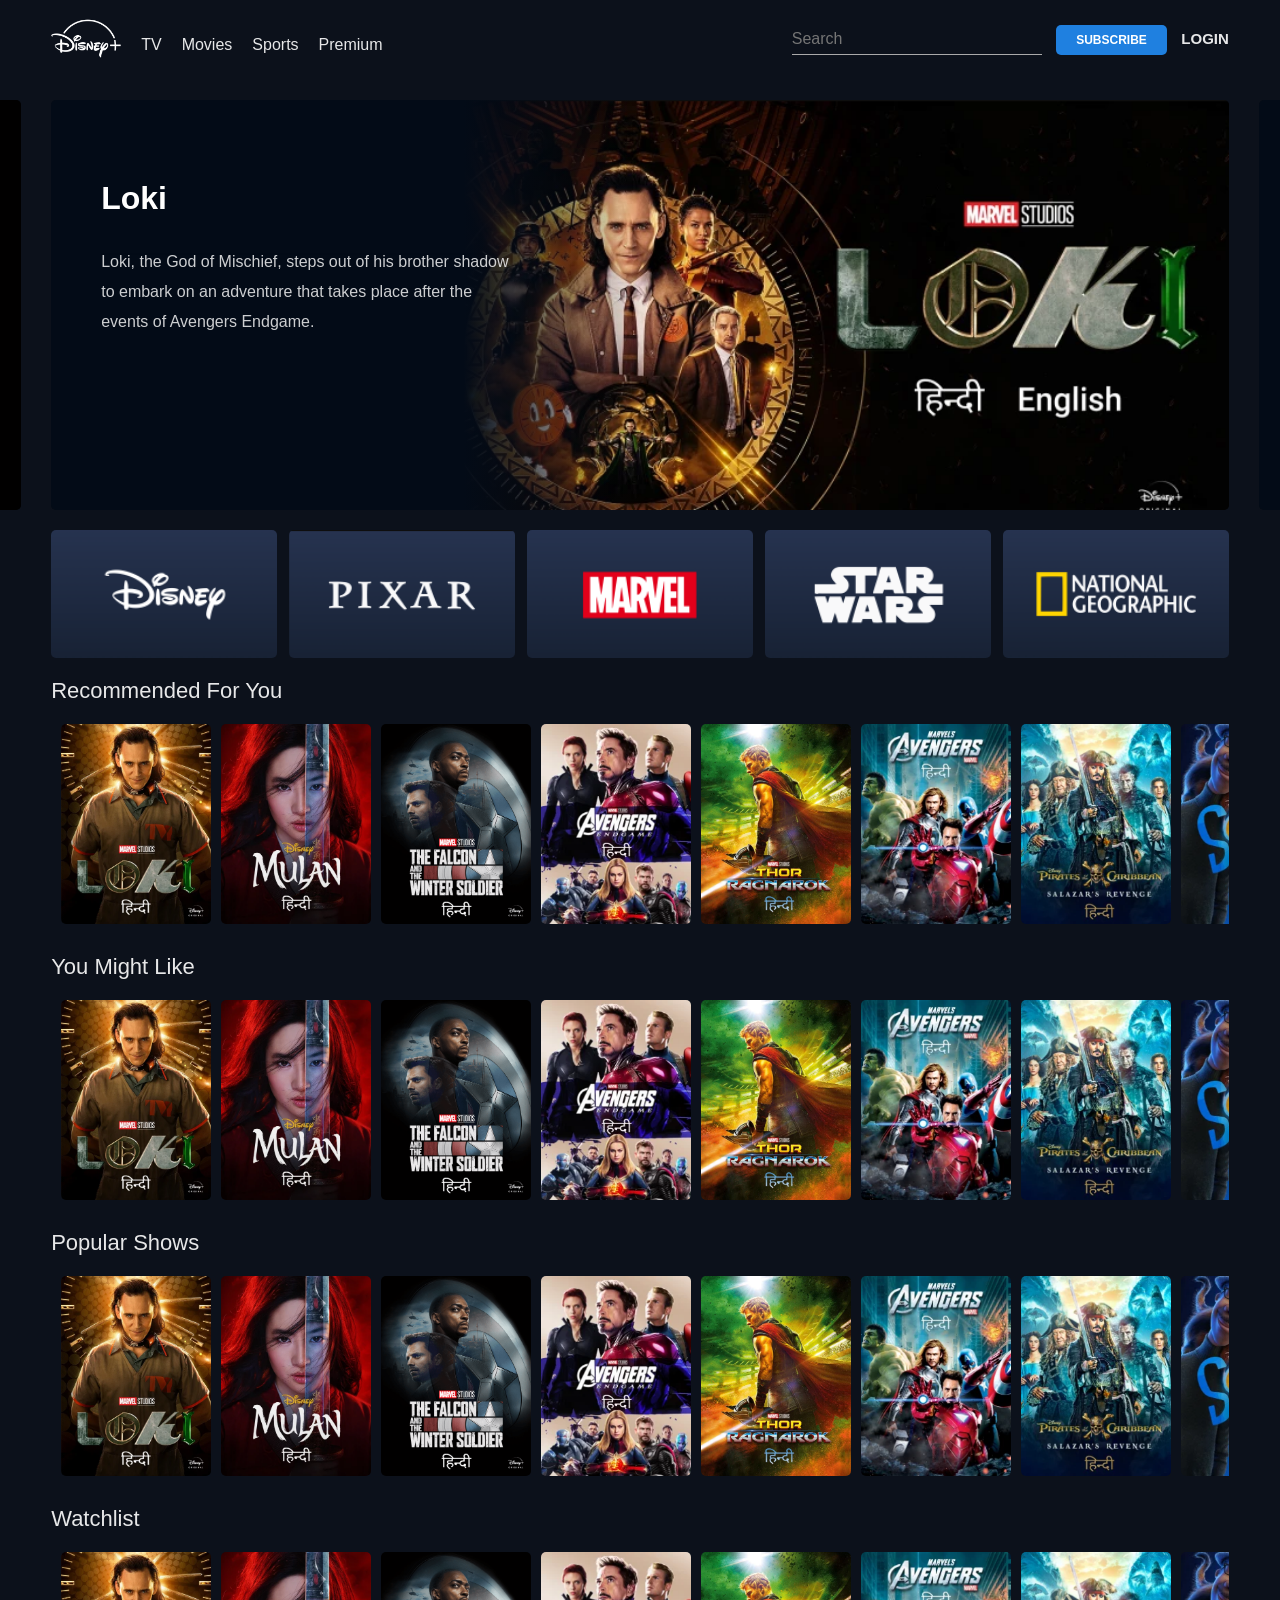
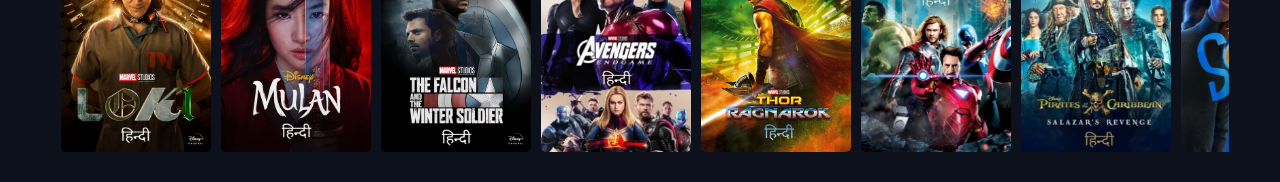
<file: index.html>
<!DOCTYPE html>
<html lang="en">
  <head>
    <meta charset="UTF-8" />
    <meta http-equiv="X-UA-Compatible" content="IE=edge" />
    <meta name="viewport" content="width=device-width, initial-scale=1.0" />
    <title>CLONE-HOTSTAR</title>
    <link rel="stylesheet" href="style.css" />
    <link
      rel="shortcut icon"
      href="./images/icons8-disney-plus-32.png"
      type="image/png"
    />
    <script src="https://ajax.googleapis.com/ajax/libs/jquery/3.6.0/jquery.min.js"></script>
  </head>
  <body>
    <nav class="navbar">
      <img src="./images/logo.png" class="brand-logo" alt="logo" />
      <ul class="nav-links">
        <li class="nav-items"><a href="#">TV</a></li>
        <li class="nav-items"><a href="#">movies</a></li>
        <li class="nav-items"><a href="#">sports</a></li>
        <li class="nav-items"><a href="#">premium</a></li>
      </ul>
      <div class="right-container">
        <input type="text" class="search-box" placeholder="search" />
        <button class="sub-btn">subscribe</button>
        <a href="#" class="login-link">login</a>
      </div>
    </nav>

    <!-- carousel -->
    <div class="carousel-container">
      <div class="carousel">
        <!-- <div class="slider">
                 <div class="slide-content">
                    <h1 class="movie-title">loki</h1>
                         <p class="movie-des">
                            Lorem ipsum dolor sit amet consectetur adipisicing elit. Eligendi
                            deserunt, explicabo quos qui iusto, dolore quam reiciendis facere
                            ipsam praesentium nobis! Rerum quod maiores odit repudiandae
                            doloribus iusto eum corrupti!
                 </p>
             </div>
          <img src="./images/slider 1.PNG" alt="s1">
        </div> -->
      </div>
    </div>

    <!-- video container -->
    <div class="video-card-container">
      <div class="video-card">
        <img src="./images/disney.PNG" alt="" class="video-card-image" />
        <video src="./videos/disney.mp4" muted loop class="card-video"></video>
      </div>
      <div class="video-card">
        <img src="./images/pixar.PNG" alt="" class="video-card-image" />
        <video src="./videos/pixar.mp4" muted loop class="card-video"></video>
      </div>
      <div class="video-card">
        <img src="./images/marvel.PNG" alt="" class="video-card-image" />
        <video src="./videos/marvel.mp4" muted loop class="card-video"></video>
      </div>
      <div class="video-card">
        <img src="./images/star-wars.PNG" alt="" class="video-card-image" />
        <video
          src="./videos/star-war.mp4"
          muted
          loop
          class="card-video"
        ></video>
      </div>
      <div class="video-card">
        <img src="./images/geographic.PNG" alt="" class="video-card-image" />
        <video
          src="./videos/geographic.mp4"
          muted
          loop
          class="card-video"
        ></video>
      </div>
    </div>

    <h1 class="title">Recommended For You</h1>
    <div class="movies-list">
      <button class="pre-btn"><img src="./images/pre.png" alt="" /></button>
      <button class="nxt-btn"><img src="./images/nxt.png" alt="" /></button>
      <div class="card-container">
        <div class="card">
          <img src="./images/poster 1.png" alt="" class="card-img" />
          <div class="card-body">
            <h2 class="name">Movie Name</h2>
            <h6 class="des">Lorem ipsum dolor sit amet consectetur</h6>
            <button class="watchlist-btn">add to watchlist</button>
          </div>
        </div>
        <div class="card">
          <img src="./images/poster 2.png" alt="" class="card-img" />
          <div class="card-body">
            <h2 class="name">Movie Name</h2>
            <h6 class="des">Lorem ipsum dolor sit amet consectetur</h6>
            <button class="watchlist-btn">add to watchlist</button>
          </div>
        </div>
        <div class="card">
          <img src="./images/poster 3.png" alt="" class="card-img" />
          <div class="card-body">
            <h2 class="name">Movie Name</h2>
            <h6 class="des">Lorem ipsum dolor sit amet consectetur</h6>
            <button class="watchlist-btn">add to watchlist</button>
          </div>
        </div>
        <div class="card">
          <img src="./images/poster 4.png" alt="" class="card-img" />
          <div class="card-body">
            <h2 class="name">Movie Name</h2>
            <h6 class="des">Lorem ipsum dolor sit amet consectetur</h6>
            <button class="watchlist-btn">add to watchlist</button>
          </div>
        </div>
        <div class="card">
          <img src="./images/poster 5.png" alt="" class="card-img" />
          <div class="card-body">
            <h2 class="name">Movie Name</h2>
            <h6 class="des">Lorem ipsum dolor sit amet consectetur</h6>
            <button class="watchlist-btn">add to watchlist</button>
          </div>
        </div>
        <div class="card">
          <img src="./images/poster 6.png" alt="" class="card-img" />
          <div class="card-body">
            <h2 class="name">Movie Name</h2>
            <h6 class="des">Lorem ipsum dolor sit amet consectetur</h6>
            <button class="watchlist-btn">add to watchlist</button>
          </div>
        </div>
        <div class="card">
          <img src="./images/poster 7.png" alt="" class="card-img" />
          <div class="card-body">
            <h2 class="name">Movie Name</h2>
            <h6 class="des">Lorem ipsum dolor sit amet consectetur</h6>
            <button class="watchlist-btn">add to watchlist</button>
          </div>
        </div>
        <div class="card">
          <img src="./images/poster 8.png" alt="" class="card-img" />
          <div class="card-body">
            <h2 class="name">Movie Name</h2>
            <h6 class="des">Lorem ipsum dolor sit amet consectetur</h6>
            <button class="watchlist-btn">add to watchlist</button>
          </div>
        </div>
        <div class="card">
          <img src="./images/poster 9.png" alt="" class="card-img" />
          <div class="card-body">
            <h2 class="name">Movie Name</h2>
            <h6 class="des">Lorem ipsum dolor sit amet consectetur</h6>
            <button class="watchlist-btn">add to watchlist</button>
          </div>
        </div>
        <div class="card">
          <img src="./images/poster 10.png" alt="" class="card-img" />
          <div class="card-body">
            <h2 class="name">Movie Name</h2>
            <h6 class="des">Lorem ipsum dolor sit amet consectetur</h6>
            <button class="watchlist-btn">add to watchlist</button>
          </div>
        </div>
        <div class="card">
          <img src="./images/poster 11.png" alt="" class="card-img" />
          <div class="card-body">
            <h2 class="name">Movie Name</h2>
            <h6 class="des">Lorem ipsum dolor sit amet consectetur</h6>
            <button class="watchlist-btn">add to watchlist</button>
          </div>
        </div>
        <div class="card">
          <img src="./images/poster 12.png" alt="" class="card-img" />
          <div class="card-body">
            <h2 class="name">Movie Name</h2>
            <h6 class="des">Lorem ipsum dolor sit amet consectetur</h6>
            <button class="watchlist-btn">add to watchlist</button>
          </div>
        </div>
      </div>
    </div>

    <h1 class="title">You Might Like</h1>
    <div class="movies-list">
      <button class="pre-btn"><img src="./images/pre.png" alt="" /></button>
      <button class="nxt-btn"><img src="./images/nxt.png" alt="" /></button>
      <div class="card-container">
        <div class="card">
          <img src="./images/poster 1.png" alt="" class="card-img" />
          <div class="card-body">
            <h2 class="name">Movie Name</h2>
            <h6 class="des">Lorem ipsum dolor sit amet consectetur</h6>
            <button class="watchlist-btn">add to watchlist</button>
          </div>
        </div>
        <div class="card">
          <img src="./images/poster 2.png" alt="" class="card-img" />
          <div class="card-body">
            <h2 class="name">Movie Name</h2>
            <h6 class="des">Lorem ipsum dolor sit amet consectetur</h6>
            <button class="watchlist-btn">add to watchlist</button>
          </div>
        </div>
        <div class="card">
          <img src="./images/poster 3.png" alt="" class="card-img" />
          <div class="card-body">
            <h2 class="name">Movie Name</h2>
            <h6 class="des">Lorem ipsum dolor sit amet consectetur</h6>
            <button class="watchlist-btn">add to watchlist</button>
          </div>
        </div>
        <div class="card">
          <img src="./images/poster 4.png" alt="" class="card-img" />
          <div class="card-body">
            <h2 class="name">Movie Name</h2>
            <h6 class="des">Lorem ipsum dolor sit amet consectetur</h6>
            <button class="watchlist-btn">add to watchlist</button>
          </div>
        </div>
        <div class="card">
          <img src="./images/poster 5.png" alt="" class="card-img" />
          <div class="card-body">
            <h2 class="name">Movie Name</h2>
            <h6 class="des">Lorem ipsum dolor sit amet consectetur</h6>
            <button class="watchlist-btn">add to watchlist</button>
          </div>
        </div>
        <div class="card">
          <img src="./images/poster 6.png" alt="" class="card-img" />
          <div class="card-body">
            <h2 class="name">Movie Name</h2>
            <h6 class="des">Lorem ipsum dolor sit amet consectetur</h6>
            <button class="watchlist-btn">add to watchlist</button>
          </div>
        </div>
        <div class="card">
          <img src="./images/poster 7.png" alt="" class="card-img" />
          <div class="card-body">
            <h2 class="name">Movie Name</h2>
            <h6 class="des">Lorem ipsum dolor sit amet consectetur</h6>
            <button class="watchlist-btn">add to watchlist</button>
          </div>
        </div>
        <div class="card">
          <img src="./images/poster 8.png" alt="" class="card-img" />
          <div class="card-body">
            <h2 class="name">Movie Name</h2>
            <h6 class="des">Lorem ipsum dolor sit amet consectetur</h6>
            <button class="watchlist-btn">add to watchlist</button>
          </div>
        </div>
        <div class="card">
          <img src="./images/poster 9.png" alt="" class="card-img" />
          <div class="card-body">
            <h2 class="name">Movie Name</h2>
            <h6 class="des">Lorem ipsum dolor sit amet consectetur</h6>
            <button class="watchlist-btn">add to watchlist</button>
          </div>
        </div>
        <div class="card">
          <img src="./images/poster 10.png" alt="" class="card-img" />
          <div class="card-body">
            <h2 class="name">Movie Name</h2>
            <h6 class="des">Lorem ipsum dolor sit amet consectetur</h6>
            <button class="watchlist-btn">add to watchlist</button>
          </div>
        </div>
        <div class="card">
          <img src="./images/poster 11.png" alt="" class="card-img" />
          <div class="card-body">
            <h2 class="name">Movie Name</h2>
            <h6 class="des">Lorem ipsum dolor sit amet consectetur</h6>
            <button class="watchlist-btn">add to watchlist</button>
          </div>
        </div>
        <div class="card">
          <img src="./images/poster 12.png" alt="" class="card-img" />
          <div class="card-body">
            <h2 class="name">Movie Name</h2>
            <h6 class="des">Lorem ipsum dolor sit amet consectetur</h6>
            <button class="watchlist-btn">add to watchlist</button>
          </div>
        </div>
      </div>
    </div>

    <h1 class="title">Popular Shows</h1>
    <div class="movies-list">
      <button class="pre-btn"><img src="./images/pre.png" alt="" /></button>
      <button class="nxt-btn"><img src="./images/nxt.png" alt="" /></button>
      <div class="card-container">
        <div class="card">
          <img src="./images/poster 1.png" alt="" class="card-img" />
          <div class="card-body">
            <h2 class="name">Movie Name</h2>
            <h6 class="des">Lorem ipsum dolor sit amet consectetur</h6>
            <button class="watchlist-btn">add to watchlist</button>
          </div>
        </div>
        <div class="card">
          <img src="./images/poster 2.png" alt="" class="card-img" />
          <div class="card-body">
            <h2 class="name">Movie Name</h2>
            <h6 class="des">Lorem ipsum dolor sit amet consectetur</h6>
            <button class="watchlist-btn">add to watchlist</button>
          </div>
        </div>
        <div class="card">
          <img src="./images/poster 3.png" alt="" class="card-img" />
          <div class="card-body">
            <h2 class="name">Movie Name</h2>
            <h6 class="des">Lorem ipsum dolor sit amet consectetur</h6>
            <button class="watchlist-btn">add to watchlist</button>
          </div>
        </div>
        <div class="card">
          <img src="./images/poster 4.png" alt="" class="card-img" />
          <div class="card-body">
            <h2 class="name">Movie Name</h2>
            <h6 class="des">Lorem ipsum dolor sit amet consectetur</h6>
            <button class="watchlist-btn">add to watchlist</button>
          </div>
        </div>
        <div class="card">
          <img src="./images/poster 5.png" alt="" class="card-img" />
          <div class="card-body">
            <h2 class="name">Movie Name</h2>
            <h6 class="des">Lorem ipsum dolor sit amet consectetur</h6>
            <button class="watchlist-btn">add to watchlist</button>
          </div>
        </div>
        <div class="card">
          <img src="./images/poster 6.png" alt="" class="card-img" />
          <div class="card-body">
            <h2 class="name">Movie Name</h2>
            <h6 class="des">Lorem ipsum dolor sit amet consectetur</h6>
            <button class="watchlist-btn">add to watchlist</button>
          </div>
        </div>
        <div class="card">
          <img src="./images/poster 7.png" alt="" class="card-img" />
          <div class="card-body">
            <h2 class="name">Movie Name</h2>
            <h6 class="des">Lorem ipsum dolor sit amet consectetur</h6>
            <button class="watchlist-btn">add to watchlist</button>
          </div>
        </div>
        <div class="card">
          <img src="./images/poster 8.png" alt="" class="card-img" />
          <div class="card-body">
            <h2 class="name">Movie Name</h2>
            <h6 class="des">Lorem ipsum dolor sit amet consectetur</h6>
            <button class="watchlist-btn">add to watchlist</button>
          </div>
        </div>
        <div class="card">
          <img src="./images/poster 9.png" alt="" class="card-img" />
          <div class="card-body">
            <h2 class="name">Movie Name</h2>
            <h6 class="des">Lorem ipsum dolor sit amet consectetur</h6>
            <button class="watchlist-btn">add to watchlist</button>
          </div>
        </div>
        <div class="card">
          <img src="./images/poster 10.png" alt="" class="card-img" />
          <div class="card-body">
            <h2 class="name">Movie Name</h2>
            <h6 class="des">Lorem ipsum dolor sit amet consectetur</h6>
            <button class="watchlist-btn">add to watchlist</button>
          </div>
        </div>
        <div class="card">
          <img src="./images/poster 11.png" alt="" class="card-img" />
          <div class="card-body">
            <h2 class="name">Movie Name</h2>
            <h6 class="des">Lorem ipsum dolor sit amet consectetur</h6>
            <button class="watchlist-btn">add to watchlist</button>
          </div>
        </div>
        <div class="card">
          <img src="./images/poster 12.png" alt="" class="card-img" />
          <div class="card-body">
            <h2 class="name">Movie Name</h2>
            <h6 class="des">Lorem ipsum dolor sit amet consectetur</h6>
            <button class="watchlist-btn">add to watchlist</button>
          </div>
        </div>
      </div>
    </div>
    <h1 class="title">watchlist</h1>
    <div class="movies-list">
      <button class="pre-btn"><img src="./images/pre.png" alt="" /></button>
      <button class="nxt-btn"><img src="./images/nxt.png" alt="" /></button>
      <div class="card-container">
        <div class="card">
          <img src="./images/poster 1.png" alt="" class="card-img" />
          <div class="card-body">
            <h2 class="name">Movie Name</h2>
            <h6 class="des">Lorem ipsum dolor sit amet consectetur</h6>
            <button class="watchlist-btn">add to watchlist</button>
          </div>
        </div>
        <div class="card">
          <img src="./images/poster 2.png" alt="" class="card-img" />
          <div class="card-body">
            <h2 class="name">Movie Name</h2>
            <h6 class="des">Lorem ipsum dolor sit amet consectetur</h6>
            <button class="watchlist-btn">add to watchlist</button>
          </div>
        </div>
        <div class="card">
          <img src="./images/poster 3.png" alt="" class="card-img" />
          <div class="card-body">
            <h2 class="name">Movie Name</h2>
            <h6 class="des">Lorem ipsum dolor sit amet consectetur</h6>
            <button class="watchlist-btn">add to watchlist</button>
          </div>
        </div>
        <div class="card">
          <img src="./images/poster 4.png" alt="" class="card-img" />
          <div class="card-body">
            <h2 class="name">Movie Name</h2>
            <h6 class="des">Lorem ipsum dolor sit amet consectetur</h6>
            <button class="watchlist-btn">add to watchlist</button>
          </div>
        </div>
        <div class="card">
          <img src="./images/poster 5.png" alt="" class="card-img" />
          <div class="card-body">
            <h2 class="name">Movie Name</h2>
            <h6 class="des">Lorem ipsum dolor sit amet consectetur</h6>
            <button class="watchlist-btn">add to watchlist</button>
          </div>
        </div>
        <div class="card">
          <img src="./images/poster 6.png" alt="" class="card-img" />
          <div class="card-body">
            <h2 class="name">Movie Name</h2>
            <h6 class="des">Lorem ipsum dolor sit amet consectetur</h6>
            <button class="watchlist-btn">add to watchlist</button>
          </div>
        </div>
        <div class="card">
          <img src="./images/poster 7.png" alt="" class="card-img" />
          <div class="card-body">
            <h2 class="name">Movie Name</h2>
            <h6 class="des">Lorem ipsum dolor sit amet consectetur</h6>
            <button class="watchlist-btn">add to watchlist</button>
          </div>
        </div>
        <div class="card">
          <img src="./images/poster 8.png" alt="" class="card-img" />
          <div class="card-body">
            <h2 class="name">Movie Name</h2>
            <h6 class="des">Lorem ipsum dolor sit amet consectetur</h6>
            <button class="watchlist-btn">add to watchlist</button>
          </div>
        </div>
        <div class="card">
          <img src="./images/poster 9.png" alt="" class="card-img" />
          <div class="card-body">
            <h2 class="name">Movie Name</h2>
            <h6 class="des">Lorem ipsum dolor sit amet consectetur</h6>
            <button class="watchlist-btn">add to watchlist</button>
          </div>
        </div>
        <div class="card">
          <img src="./images/poster 10.png" alt="" class="card-img" />
          <div class="card-body">
            <h2 class="name">Movie Name</h2>
            <h6 class="des">Lorem ipsum dolor sit amet consectetur</h6>
            <button class="watchlist-btn">add to watchlist</button>
          </div>
        </div>
        <div class="card">
          <img src="./images/poster 11.png" alt="" class="card-img" />
          <div class="card-body">
            <h2 class="name">Movie Name</h2>
            <h6 class="des">Lorem ipsum dolor sit amet consectetur</h6>
            <button class="watchlist-btn">add to watchlist</button>
          </div>
        </div>
        <div class="card">
          <img src="./images/poster 12.png" alt="" class="card-img" />
          <div class="card-body">
            <h2 class="name">Movie Name</h2>
            <h6 class="des">Lorem ipsum dolor sit amet consectetur</h6>
            <button class="watchlist-btn">add to watchlist</button>
          </div>
        </div>
      </div>
    </div>
    <script src="./index.js" async></script>
  </body>
</html>
</file>
<file: style.css>
*{
    margin : 0;
    padding : 0 ;
    box-sizing: border-box;
}
body{
    width:  100%;
    background: #0c111b ;
    position: relative;
    font-family: roboto,sans-serif;
}

.navbar{
    width : 100%;
    height: 80px;
    position: fixed;
    top:0;
    left:0;
    padding: 0 4%;
    background: #0c111b;
    z-index: 9;
    display: flex;
    align-items: center;
}

.brand-logo{
    height:70px;
}

.nav-links{
    margin-top: 10px;
    display: flex;
    list-style: none;
}

.nav-items a{
    text-decoration: none;
    margin-left:20px;
    text-transform: capitalize;
    color: white;
    opacity:0.9;
}

.right-container{
    display: block;
    margin-left: auto;
}

.search-box{
    border:none;
    border-bottom:1px solid #aaa;
    background: transparent;
    outline:none;
    height: 30px;
    color:#fff;
    width:250px;
    text-transform:capitalize ;
    font-size: 16px;
    font-weight: 500;
    transition:0.5s;
}


.search-box:focus{
    width:400px;
    border-color: #1f8080;
}

.sub-btn{
    background: #1f80e0 ;
    height: 30px;
    padding:0 20px;
    color:#fff;
    border-radius:5px;
    border:none;
    outline: none;
    text-transform: uppercase;
    font-weight: 700;
    font-size:12px;
    margin:0 10px;
}

.login-link{
    color:#fff;
    opacity: 0.9;
    text-transform: uppercase ;
    font-size:15px;
    font-weight: 700;
    text-decoration : none;
}

.carousel-container{
    position: relative;
    width : 100%;
    height: 450px;
    padding: 20px 0;
    overflow-x: hidden;
    margin-top: 80px ;
}

.carousel{
    display: flex;
    width : 92%;
    height:100%;
    position:relative;
    margin: auto;
    /* background: #000; */
}

.slider{
flex: 0 0 auto;    
margin-right: 30px;
position: relative;
background: rgba(0,0,0,0.5);
border-radius : 5px; 
width:100%;
height: 100%;
left: 0 ; 
transition: 1s;
overflow:hidden;
}

.slider img{
    width: 70%;
    min-height: 100%;
    object-fit : cover;
    display: block;
    margin-left: auto;
}

.slide-content{
    position:absolute;
    width: 50%;
    height:100%;
    z-index : 2;
    background: linear-gradient(to right , #030b17 70% , #0c111b00);
    color: #fff;
}

.movie-title{
    padding-left: 50px;
    text-transform: capitalize;
    margin-top: 80px;
}

.movie-des{
    width : 80%;
    line-height:30px;
    padding-left: 50px;
    margin-top: 30px;
    opacity: 0.8;
}

.video-card-container{
    position: relative;
    width:92%;
    margin: auto;
    height: 10vw;
    display: flex;
    margin-bottom: 20px;
    justify-content: space-between;
}

.video-card{
    position: relative;
    min-width: calc(100%/5- 10px);
    width: calc(100%/5 - 10px);
    height: 100%;
    border-radius: 5px;
    overflow: hidden;
    background: #030b17;
}

.video-card-image ,
 .card-video{
    width: 100%;
    height :100%;
    object-fit: cover;
}

.card-video{
position: absolute;
}

.video-card:hover  .video-card-image{
display: none;
}

.title{
    color : #fff;
    opacity: 0.9;
    padding-left: 4%;
    text-transform: capitalize;
    font-size: 22px;
    font-weight: 500;
}


.movies-list{
    width: 100%;
    height: 220px;
    position: relative;
    margin: 10px 0 20px;
}

.card-container{
    position: relative;
    width: 92%;
    padding-left: 10px;
    height: 220px;
    display: flex;
    margin: 0  auto;
    align-items: center;
    overflow-x: auto;
    overflow-y: visible;
    scroll-behavior: smooth;
}

.card-container::-webkit-scrollbar{
    display: none;
}

.card{
    position: relative;
    min-width: 150px;
    width: 150px;
    height: 200px;
    border-radius: 5px;
    overflow: hidden;
    margin-right: 10px;
    transition: 0.5s;
}

.card-img{
    width: 100%;
    height: 100%;
    object-fit: cover;
}

.card:hover{
    transform: scale(1.1);
}

.card:hover .card-body{
    opacity: 1;
}

.card-body{
    opacity: 0;
    width: 100%;
    height: 100%;
    position: absolute;
    top: 0;
    left: 0;
    z-index: 2;
    background: linear-gradient(to bottom , rgba(4,8,15,0),#192133 90%);
    padding : 10px;
    transition: 0.5s;
}

.name{
    color : #fff;
    font-size: 15px;
    font-weight: 500;
    text-transform: capitalize;
    margin-top: 60%;
}

.des{
    color : #fff;
    opacity: 0.8;
    margin: 5px 0;
    font-weight: 500;
    font-size: 12px;
}

.watchlist-btn{
    position: relative;
    width: 100%;
    text-transform: capitalize;
    background: none;
    border: none;
    font-weight: 500;
    text-align: right;
    color: rgba(255,255,255,0.5);
    margin: 5px 0;
    cursor: pointer;
    padding: 10px 5px;
    border-radius: 5px;
}

.watchlist-btn::before{
    content: '';
    position: absolute;
    top : 0;
    left:-5px;
    height: 35px;
    width :35px;
    background-image: url(./images/add.png);
    background-size: cover;
    transform: scale(0.4);
}

.watchlist-btn:hover{
    color: #fff;
    background: rgba(255,255,255,0.1);
}

.pre-btn , .nxt-btn{
    position: absolute;
    top: 0;
    width: 5%;
    height: 100%;
    z-index: 2;
    border: none;
    cursor: pointer;
    outline: none;
}

.pre-btn{
    left: 0;
    background: linear-gradient(to right , #0c111b 0% , #0c111b00);
}

.nxt-btn{
    right: 0;
    background: linear-gradient(to left , #0c111b 0% , #0c111b00);
}

.pre-btn img ,.nxt-btn img{
    width: 15px;
    height: 20px;
    opacity: 0;
}

.pre-btn:hover img , .nxt-btn:hover img{
    opacity: 1;
}
</file>
